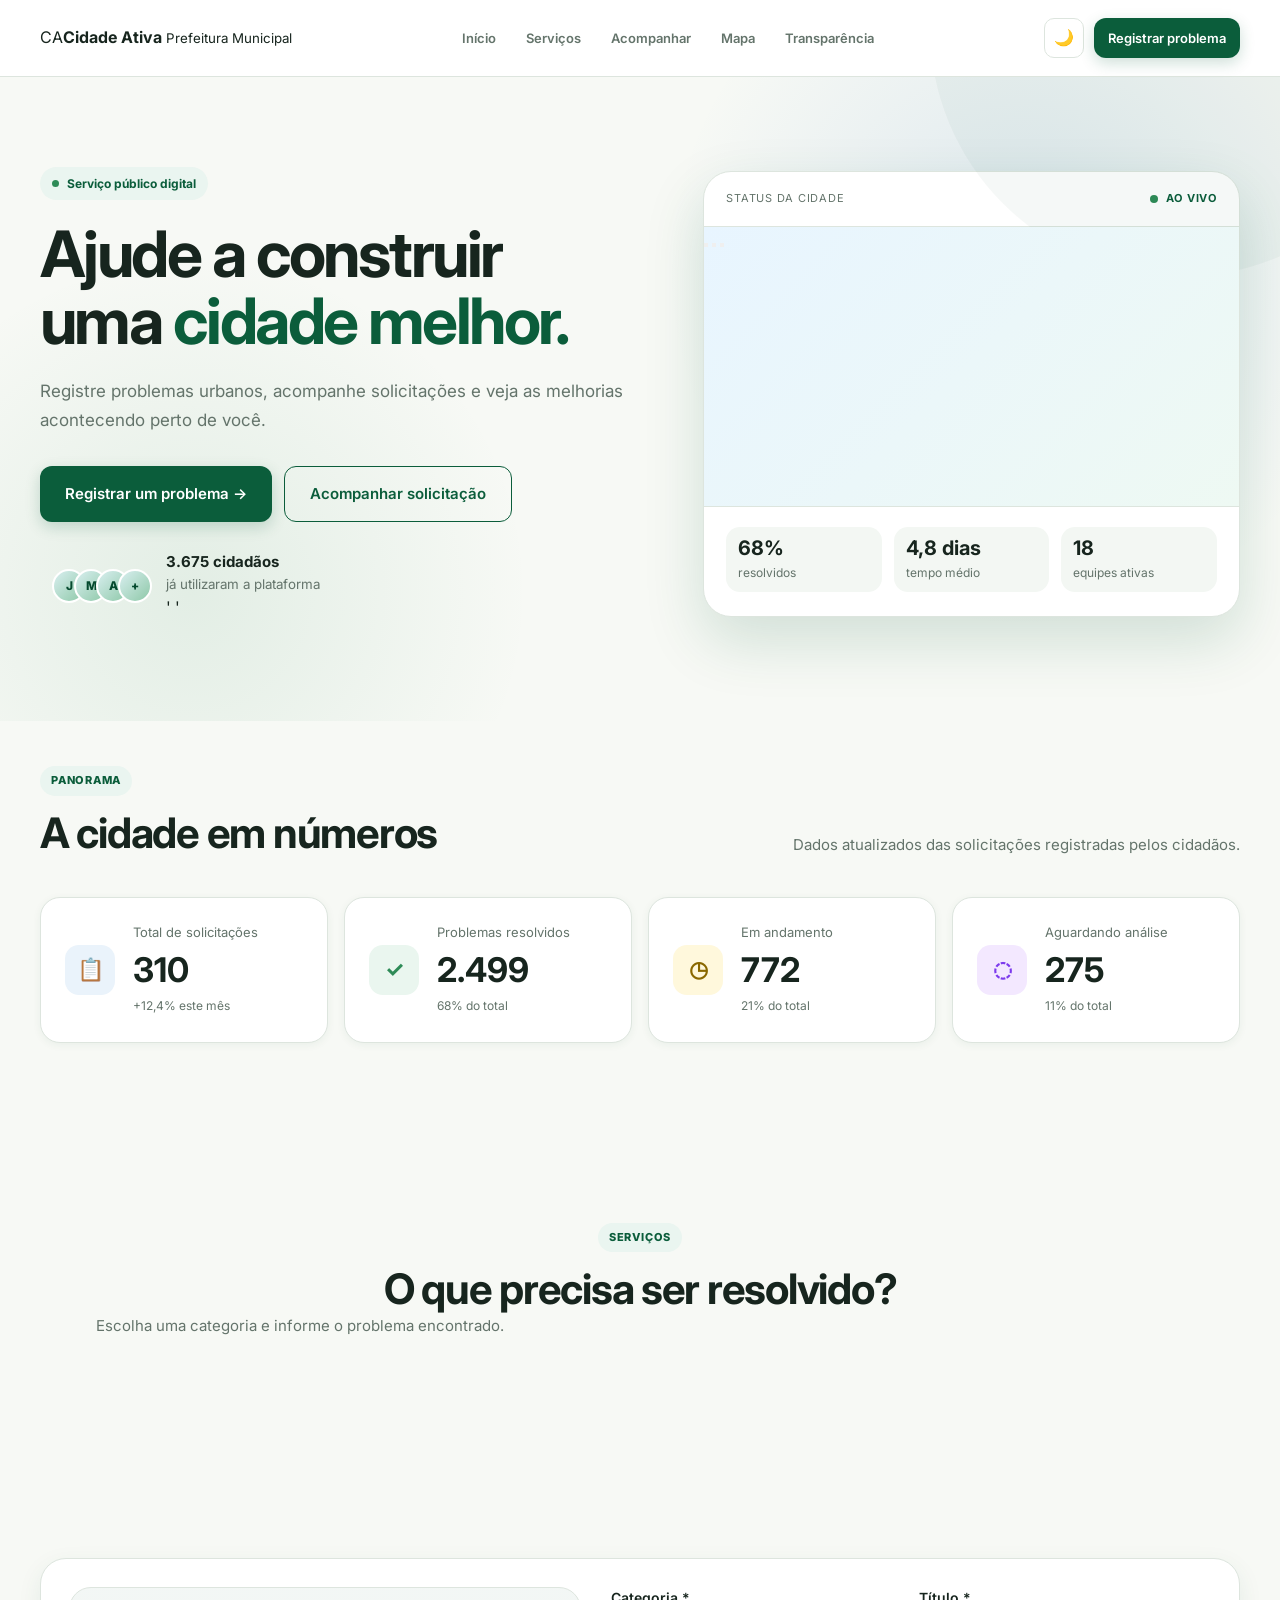
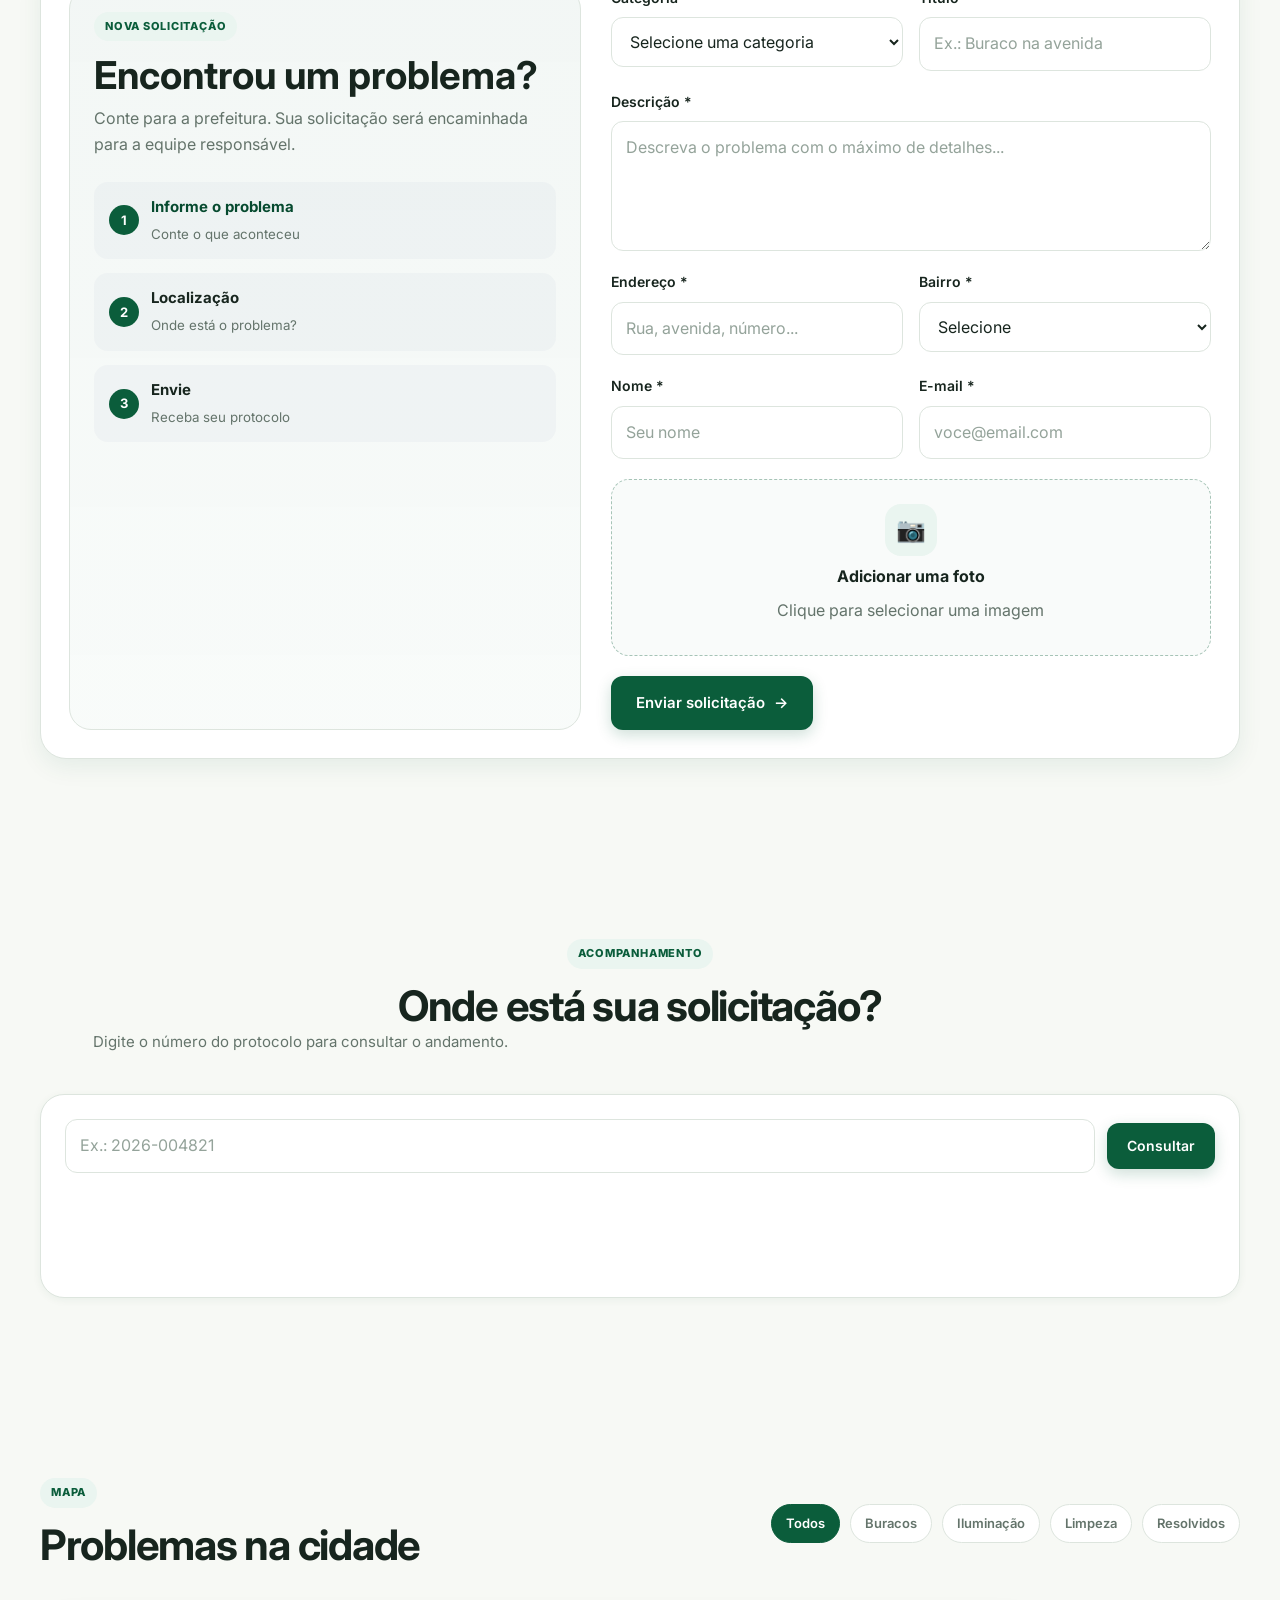
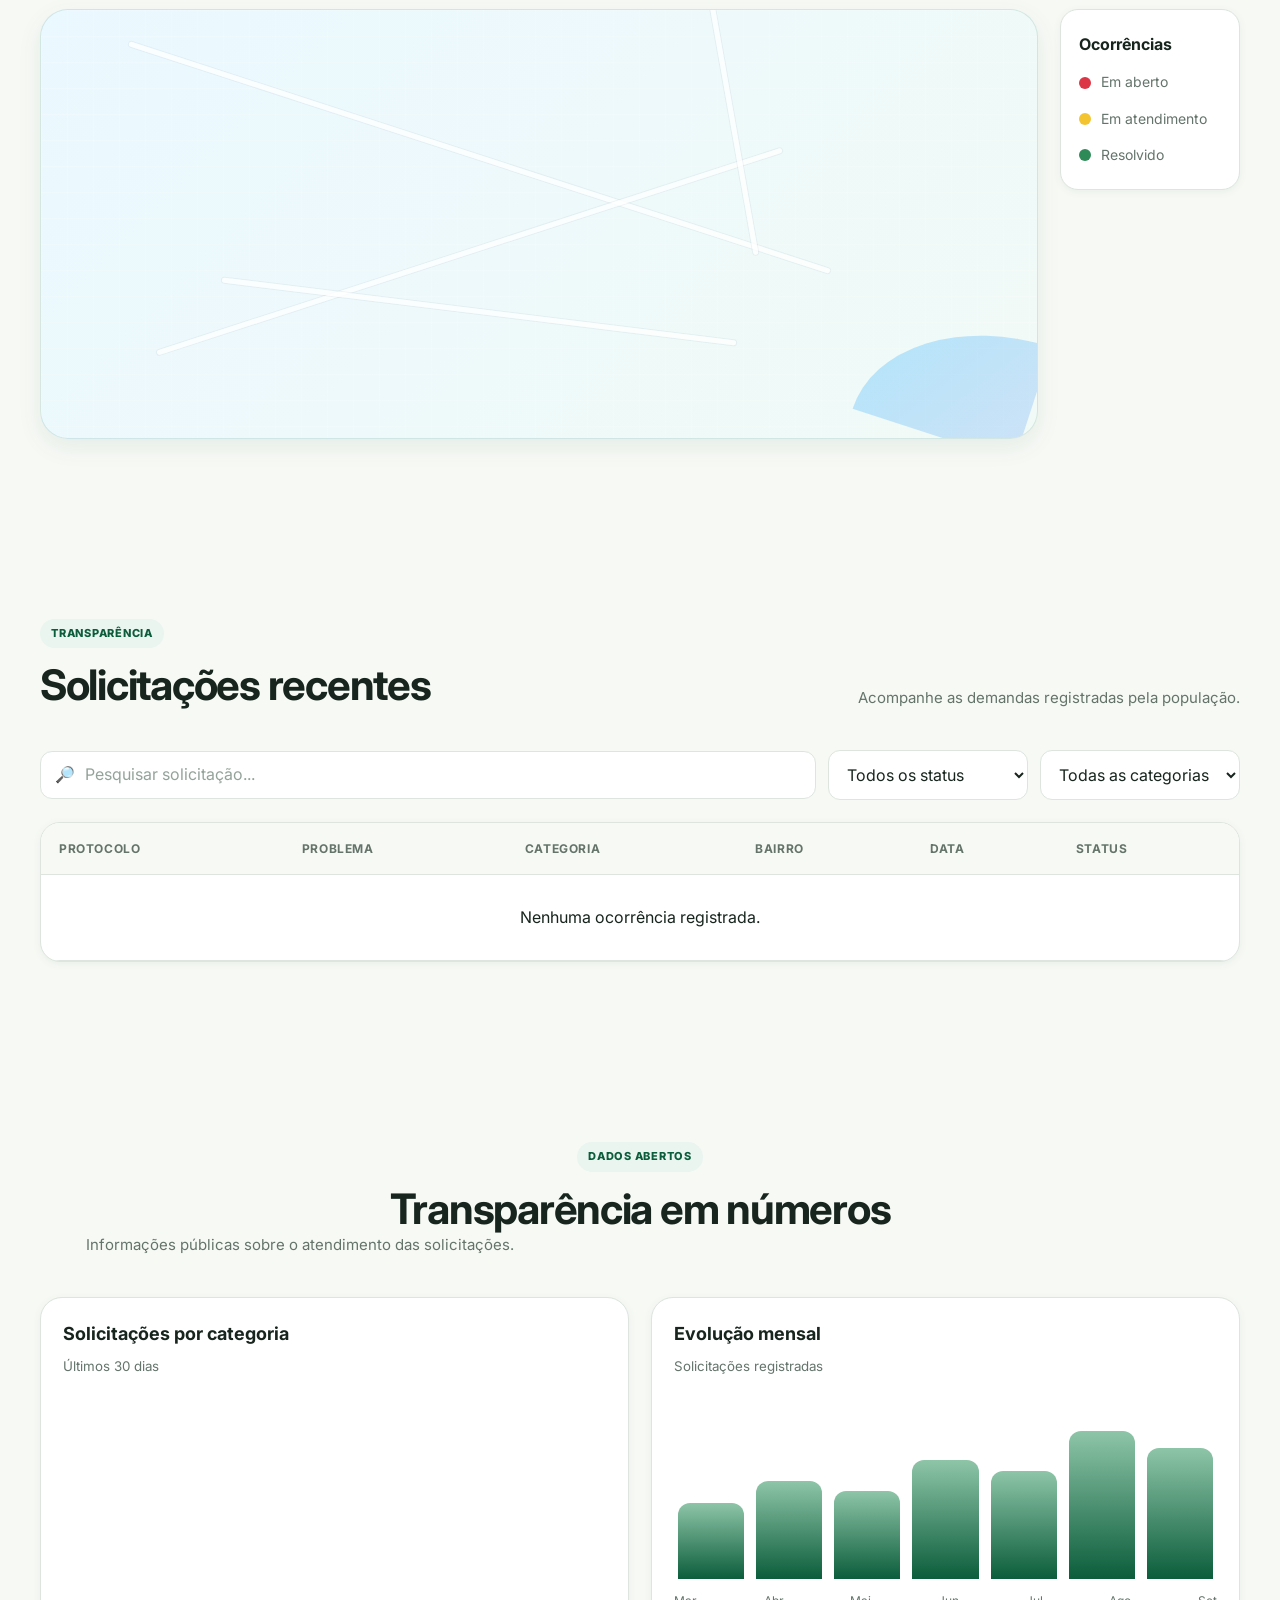
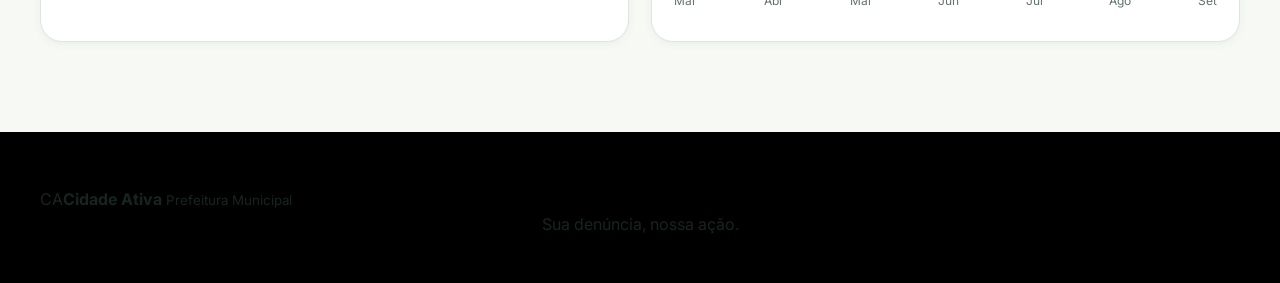
<file: index (1).html>
<!DOCTYPE html>
<html lang="pt">

<head>
    <meta charset="UTF-8">
    <meta name="viewport" content="width=device-width, initial-scale=1.0">
    <meta name="description" content="Cidade Ativa - Plataforma de soluções urbanas">
    <title>Cidade Ativa | Soluções Urbanas</title>

    <link rel="preconnect" href="https://fonts.googleapis.com">
    <link rel="preconnect" href="https://fonts.gstatic.com" crossorigin>
    <link href="https://fonts.googleapis.com/css2?family=Inter:wght@400;500;600;700;800&display=swap" rel="stylesheet">

    <link rel="stylesheet" href="style.css">
</head>

<body>

    <!--cabeçalho-->

    <header class="header">
        <div class="container header-content">

            <a href="#inicio" class="logo">
                <span class="logo-icon">CA</span>
                <div>
                    <strong>Cidade Ativa</strong>
                    <small>Prefeitura Municipal</small>
                </div>
            </a>

            <nav class="nav" id="mainNav">
                <a href="#inicio">Início</a>
                <a href="#categorias">Serviços</a>
                <a href="#acompanhar">Acompanhar</a>
                <a href="#mapa">Mapa</a>
                <a href="#transparencia">Transparência</a>
            </nav>

            <div class="header-actions">
                <button class="theme-btn" id="themeToggle" aria-label="Alternar tema">
                    🌙
                </button>

                <button class="btn btn-primary btn-small" onclick="scrollToSection('registrar')">
                    Registrar problema
                </button>

                <button class="menu-btn" id="menuToggle" aria-label="Abrir menu">
                    ☰
                </button>
            </div>

        </div>
    </header>

    <main>

        <section class="hero" id="inicio">
            <div class="container hero-grid">

                <div class="hero-content">

                    <div class="eyebrow">
                        <span></span>
                        Serviço público digital
                    </div>

                    <h1>
                        Ajude a construir uma
                        <span>cidade melhor.</span>
                    </h1>

                    <p>
                        Registre problemas urbanos, acompanhe solicitações
                        e veja as melhorias acontecendo perto de você.
                    </p>

                    <div class="hero-buttons">
                        <button class="btn btn-primary btn-large" onclick="scrollToSection('registrar')">
                            Registrar um problema →
                        </button>

                        <button class="btn btn-outline btn-large" onclick="scrollToSection('acompanhar')">
                            Acompanhar solicitação
                        </button>
                    </div>

                    <div class="hero-trust">
                        <div class="avatars">
                            <span>J</span>
                            <span>M</span>
                            <span>A</span>
                            <span>+</span>
                        </div>

                        <div>
                            <strong>3.675 cidadãos</strong>
                            <small>já utilizaram a plataforma</small>'
                            '
                        </div>
                    </div>

                </div>

                <div class="hero-visual">

                    <div class="city-card">

                        <div class="city-top">
                            <span>STATUS DA CIDADE</span>
                            <span class="live">
                                <i></i> Ao vivo
                            </span>
                        </div>

                        <div class="city-map">

                            <div class="road road-1"></div>
                            <div class="road road-2"></div>
                            <div class="road road-3"></div>

                            <div class="map-building b1"></div>
                            <div class="map-building b2"></div>
                            <div class="map-building b3"></div>
                            <div class="map-building b4"></div>

                            <button class="map-point point-red" data-location="Buraco na Av. Central"></button>
                            <button class="map-point point-yellow" data-location="Iluminação pública"></button>
                            <button class="map-point point-green" data-location="Limpeza concluída"></button>

                        </div>

                        <div class="city-footer">
                            <div>
                                <strong>68%</strong>
                                <small>resolvidos</small>
                            </div>

                            <div>
                                <strong>4,8 dias</strong>
                                <small>tempo médio</small>
                            </div>

                            <div>
                                <strong>18</strong>
                                <small>equipes ativas</small>
                            </div>
                        </div>

                    </div>

                </div>

            </div>
        </section>


        <!---Indicar--->

        <section class="section indicators-section">
            <div class="container">

                <div class="section-heading">
                    <div>
                        <span class="section-label">PANORAMA</span>
                        <h2>A cidade em números</h2>
                    </div>

                    <p>
                        Dados atualizados das solicitações registradas
                        pelos cidadãos.
                    </p>
                </div>

                <div class="stats-grid">

                    <div class="stat-card">
                        <div class="stat-icon blue">📋</div>
                        <div>
                            <span>Total de solicitações</span>
                            <strong data-stat="total">310</strong>
                            <small>+12,4% este mês</small>
                        </div>
                    </div>

                    <div class="stat-card">
                        <div class="stat-icon green">✓</div>
                        <div>
                            <span>Problemas resolvidos</span>
                            <strong data-stat="resolved">2.499</strong>
                            <small>68% do total</small>
                        </div>
                    </div>

                    <div class="stat-card">
                        <div class="stat-icon orange">◷</div>
                        <div>
                            <span>Em andamento</span>
                            <strong data-stat="progress">772</strong>
                            <small>21% do total</small>
                        </div>
                    </div>

                    <div class="stat-card">
                        <div class="stat-icon purple">◌</div>
                        <div>
                            <span>Aguardando análise</span>
                            <strong data-stat="waiting">275</strong>
                            <small>11% do total</small>
                        </div>
                    </div>

                </div>

            </div>
        </section>


        <!--categorias-->

        <section class="section categories-section" id="categorias">
            <div class="container">

                <div class="section-heading centered">
                    <span class="section-label">SERVIÇOS</span>
                    <h2>O que precisa ser resolvido?</h2>
                    <p>
                        Escolha uma categoria e informe o problema encontrado.
                    </p>
                </div>

                <div class="categories-grid" id="categoriesGrid"></div>

            </div>
        </section>


        <!--opções de registro -->

        <section class="section register-section" id="registrar">
            <div class="container">

                <div class="form-wrapper">

                    <div class="form-intro">

                        <span class="section-label">NOVA SOLICITAÇÃO</span>

                        <h2>Encontrou um problema?</h2>

                        <p>
                            Conte para a prefeitura. Sua solicitação será
                            encaminhada para a equipe responsável.
                        </p>

                        <div class="form-steps">

                            <div class="form-step active">
                                <span>1</span>
                                <div>
                                    <strong>Informe o problema</strong>
                                    <small>Conte o que aconteceu</small>
                                </div>
                            </div>

                            <div class="form-step">
                                <span>2</span>
                                <div>
                                    <strong>Localização</strong>
                                    <small>Onde está o problema?</small>
                                </div>
                            </div>

                            <div class="form-step">
                                <span>3</span>
                                <div>
                                    <strong>Envie</strong>
                                    <small>Receba seu protocolo</small>
                                </div>
                            </div>

                        </div>

                    </div>

                    <form id="reportForm" class="report-form">

                        <div class="form-row">

                            <div class="form-group">
                                <label for="category">Categoria *</label>

                                <select id="category" required>
                                    <option value="">Selecione uma categoria</option>
                                </select>
                            </div>

                            <div class="form-group">
                                <label for="title">Título *</label>
                                <input type="text" id="title" placeholder="Ex.: Buraco na avenida" required>
                            </div>

                        </div>

                        <div class="form-group">
                            <label for="description">Descrição *</label>

                            <textarea id="description" rows="4"
                                placeholder="Descreva o problema com o máximo de detalhes..." required></textarea>
                        </div>

                        <div class="form-row">

                            <div class="form-group">
                                <label for="address">Endereço *</label>
                                <input type="text" id="address" placeholder="Rua, avenida, número..." required>
                            </div>

                            <div class="form-group">
                                <label for="neighborhood">Bairro *</label>

                                <select id="neighborhood" required>
                                    <option value="">Selecione</option>
                                    <option>Centro</option>
                                    <option>Planalto</option>
                                    <option>Nova Esperança</option>
                                    <option>Jardim América</option>
                                    <option>Vila Nova</option>
                                    <option>São José</option>
                                </select>
                            </div>

                        </div>

                        <div class="form-row">

                            <div class="form-group">
                                <label for="name">Nome *</label>
                                <input type="text" id="name" placeholder="Seu nome" required>
                            </div>

                            <div class="form-group">
                                <label for="email">E-mail *</label>
                                <input type="email" id="email" placeholder="voce@email.com" required>
                            </div>

                        </div>

                        <div class="upload-area" id="uploadArea">

                            <input type="file" id="image" accept="image/*" hidden>

                            <div class="upload-icon">📷</div>

                            <strong>Adicionar uma foto</strong>

                            <span>
                                Clique para selecionar uma imagem
                            </span>

                            <small id="fileName"></small>

                        </div>

                        <button class="btn btn-primary btn-large submit-btn" type="submit">
                            Enviar solicitação
                            <span>→</span>
                        </button>

                    </form>

                </div>

            </div>
        </section>


        <!--onde acompanhar --->

        <section class="section tracking-section" id="acompanhar">
            <div class="container">

                <div class="section-heading centered">
                    <span class="section-label">ACOMPANHAMENTO</span>
                    <h2>Onde está sua solicitação?</h2>
                    <p>
                        Digite o número do protocolo para consultar o andamento.
                    </p>
                </div>

                <div class="tracking-box">

                    <div class="tracking-search">

                        <input type="text" id="protocolInput" placeholder="Ex.: 2026-004821">

                        <button class="btn btn-primary" id="searchProtocol">
                            Consultar
                        </button>

                    </div>

                    <div id="trackingResult"></div>

                </div>

            </div>
        </section>


        <!-- possivel mapa -->

        <section class="section map-section" id="mapa">
            <div class="container">

                <div class="section-heading">

                    <div>
                        <span class="section-label">MAPA</span>
                        <h2>Problemas na cidade</h2>
                    </div>

                    <div class="map-filters">
                        <button class="filter-btn active" data-filter="all">Todos</button>
                        <button class="filter-btn" data-filter="Buracos e vias">Buracos</button>
                        <button class="filter-btn" data-filter="Iluminação pública">Iluminação</button>
                        <button class="filter-btn" data-filter="Limpeza urbana">Limpeza</button>
                        <button class="filter-btn" data-filter="resolved">Resolvidos</button>
                    </div>

                </div>

                <div class="map-container">

                    <div class="fake-map" id="fakeMap">

                        <div class="map-grid"></div>

                        <div class="fake-road r1"></div>
                        <div class="fake-road r2"></div>
                        <div class="fake-road r3"></div>
                        <div class="fake-road r4"></div>

                        <div class="map-water"></div>

                        <div id="mapMarkers"></div>

                    </div>

                    <div class="map-legend">

                        <strong>Ocorrências</strong>

                        <span>
                            <i class="legend-dot red"></i>
                            Em aberto
                        </span>

                        <span>
                            <i class="legend-dot yellow"></i>
                            Em atendimento
                        </span>

                        <span>
                            <i class="legend-dot green"></i>
                            Resolvido
                        </span>

                    </div>

                </div>

            </div>
        </section>


        <!--acompanhar solicitações -->

        <section class="section requests-section">
            <div class="container">

                <div class="section-heading">
                    <div>
                        <span class="section-label">TRANSPARÊNCIA</span>
                        <h2>Solicitações recentes</h2>
                    </div>

                    <p>
                        Acompanhe as demandas registradas pela população.
                    </p>
                </div>

                <div class="requests-toolbar">

                    <div class="search-box">
                        🔎
                        <input type="text" id="requestSearch" placeholder="Pesquisar solicitação...">
                    </div>

                    <select id="statusFilter">
                        <option value="all">Todos os status</option>
                        <option value="Resolvido">Resolvidos</option>
                        <option value="Em atendimento">Em atendimento</option>
                        <option value="Em análise">Em análise</option>
                        <option value="Aguardando">Aguardando</option>
                    </select>

                    <select id="categoryFilter">
                        <option value="all">Todas as categorias</option>
                    </select>

                </div>

                <div class="requests-table-wrapper">

                    <table class="requests-table">

                        <thead>
                            <tr>
                                <th>Protocolo</th>
                                <th>Problema</th>
                                <th>Categoria</th>
                                <th>Bairro</th>
                                <th>Data</th>
                                <th>Status</th>
                            </tr>
                        </thead>

                        <tbody id="requestsTable"></tbody>

                    </table>

                </div>

            </div>
        </section>


        <!--transparencia ao publico-->

        <section class="section transparency-section" id="transparencia">

            <div class="container">

                <div class="section-heading centered">
                    <span class="section-label">DADOS ABERTOS</span>
                    <h2>Transparência em números</h2>
                    <p>
                        Informações públicas sobre o atendimento das solicitações.
                    </p>
                </div>

                <div class="charts-grid">

                    <div class="chart-card">

                        <div class="chart-header">
                            <div>
                                <strong>Solicitações por categoria</strong>
                                <small>Últimos 30 dias</small>
                            </div>
                        </div>

                        <div class="bars" id="categoryChart"></div>

                    </div>

                    <div class="chart-card">

                        <div class="chart-header">
                            <div>
                                <strong>Evolução mensal</strong>
                                <small>Solicitações registradas</small>
                            </div>
                        </div>

                        <div class="line-chart">

                            <div class="line-bars">
                                <span style="height: 45%"></span>
                                <span style="height: 58%"></span>
                                <span style="height: 52%"></span>
                                <span style="height: 71%"></span>
                                <span style="height: 64%"></span>
                                <span style="height: 88%"></span>
                                <span style="height: 78%"></span>
                            </div>

                            <div class="chart-labels">
                                <span>Mar</span>
                                <span>Abr</span>
                                <span>Mai</span>
                                <span>Jun</span>
                                <span>Jul</span>
                                <span>Ago</span>
                                <span>Set</span>
                            </div>

                        </div>

                    </div>

                </div>

            </div>

        </section>

    </main>


    <!--rodape-->

    <footer class="footer">

        <div class="container footer-grid">

            <div class="footer-brand">

                <div class="logo">
                    <span class="logo-icon">CA</span>

                    <div>
                        <strong>Cidade Ativa</strong>
                        <small>Prefeitura Municipal</small>
                    </div>
                </div>

                <p>
                    Sua denúncia, nossa ação.

                    <script src="script.js"></script>

</body>

</html>
</file>
<file: style.css>
:root {

  --primary: #0B5D3B;
  --primary-dark: #064A2F;
  --primary-light: #EAF5F0;

  --secondary: #2E8B57;
  --secondary-dark: #236B45;
  --secondary-light: #EAF6EF;

  --accent: #F4C430;
  --accent-light: #FFF8DC;

  --danger: #DC3545;
  --danger-light: #FDEBED;

  --warning: #F4C430;
  --warning-light: #FFF8DC;

  --info: #1E6BB8;
  --info-light: #EAF3FB;

  --success: #2E8B57;
  --success-light: #EAF6EF;

  --white: #FFFFFF;
  --black: #111827;

  --gray-50: #F7F9F5;
  --gray-100: #F0F3EE;
  --gray-200: #DDE5DE;
  --gray-300: #C5D0C7;
  --gray-400: #94A39A;
  --gray-500: #64746B;
  --gray-600: #4A5A51;
  --gray-700: #34443B;
  --gray-800: #24352C;
  --gray-900: #10251B;

  --background: #F7F9F5;
  --surface: #FFFFFF;
  --surface-hover: #F3F7F3;

  --text: #17251E;
  --text-secondary: #64746B;
  --text-light: #94A39A;

  --border: #DDE5DE;

  --shadow-xs: 0 1px 2px rgba(11, 93, 59, 0.04);
  --shadow-sm: 0 2px 8px rgba(11, 93, 59, 0.06);
  --shadow-md: 0 8px 24px rgba(11, 93, 59, 0.08);
  --shadow-lg: 0 16px 40px rgba(11, 93, 59, 0.12);
  --shadow-xl: 0 24px 60px rgba(11, 93, 59, 0.16);

  --radius-sm: 8px;
  --radius-md: 12px;
  --radius-lg: 18px;
  --radius-xl: 24px;
  --radius-full: 999px;

  --container: 1200px;

  --transition-fast: 0.15s ease;
  --transition: 0.25s ease;
  --transition-slow: 0.4s ease;
}


/* =========================
   MODO ESCURO
========================= */

body.dark-mode {

  --background: #0B1711;
  --surface: #102019;
  --surface-hover: #172A20;

  --text: #F5F8F5;
  --text-secondary: #A8B8AE;
  --text-light: #718277;

  --border: #294136;

  --gray-50: #102019;
  --gray-100: #172A20;
  --gray-200: #294136;
  --gray-300: #3A5145;
  --gray-400: #64746B;
  --gray-500: #84958B;
  --gray-600: #A8B8AE;
  --gray-700: #C4D0C8;
  --gray-800: #E0E8E3;
  --gray-900: #F5F8F5;

  --shadow-sm: 0 2px 8px rgba(0, 0, 0, 0.25);
  --shadow-md: 0 8px 24px rgba(0, 0, 0, 0.30);
  --shadow-lg: 0 16px 40px rgba(0, 0, 0, 0.35);
  --shadow-xl: 0 24px 60px rgba(0, 0, 0, 0.45);
}


/* =========================
   RESET
========================= */

* {
  margin: 0;
  padding: 0;
  box-sizing: border-box;
}

html {
  scroll-behavior: smooth;
  scroll-padding-top: 90px;
}

body {
  font-family: Inter, -apple-system, BlinkMacSystemFont, "Segoe UI",
    Roboto, Helvetica, Arial, sans-serif;
  background: var(--background);
  color: var(--text);
  line-height: 1.6;
  min-height: 100vh;
  transition:
    background-color var(--transition),
    color var(--transition);
}

body.no-scroll {
  overflow: hidden;
}

img {
  max-width: 100%;
  display: block;
}

button,
input,
select,
textarea {
  font: inherit;
}

button {
  cursor: pointer;
}

a {
  color: inherit;
  text-decoration: none;
}

ul {
  list-style: none;
}

.container {
  width: min(100% - 40px, var(--container));
  margin-inline: auto;
}

.section {
  padding: 90px 0;
}

.section-sm {
  padding: 60px 0;
}

.text-center {
  text-align: center;
}

.hidden {
  display: none !important;
}


/* =========================
   BOTÕES
========================= */

.btn {
  border: 0;
  border-radius: var(--radius-md);
  padding: 12px 20px;
  display: inline-flex;
  align-items: center;
  justify-content: center;
  gap: 9px;
  font-weight: 600;
  font-size: 14px;
  transition:
    transform var(--transition),
    background-color var(--transition),
    color var(--transition),
    box-shadow var(--transition);
  white-space: nowrap;
}

.btn:hover {
  transform: translateY(-2px);
}

.btn:active {
  transform: translateY(0);
}

.btn:focus-visible {
  outline: 3px solid rgba(11, 93, 59, 0.25);
  outline-offset: 3px;
}

.btn-primary {
  color: var(--white);
  background: var(--primary);
  box-shadow: 0 5px 15px rgba(11, 93, 59, 0.20);
}

.btn-primary:hover {
  background: var(--primary-dark);
  box-shadow: 0 8px 20px rgba(11, 93, 59, 0.28);
}

.btn-secondary {
  color: var(--white);
  background: var(--secondary);
}

.btn-secondary:hover {
  background: var(--secondary-dark);
}

.btn-outline {
  color: var(--primary);
  background: transparent;
  border: 1px solid var(--primary);
}

.btn-outline:hover {
  color: var(--white);
  background: var(--primary);
}

.btn-ghost {
  background: transparent;
  color: var(--text);
}

.btn-ghost:hover {
  background: var(--gray-100);
}

.btn-danger {
  color: var(--white);
  background: var(--danger);
}

.btn-small {
  padding: 10px 14px;
  font-size: 13px;
}

.btn-large {
  padding: 15px 25px;
  font-size: 15px;
}

.btn-block {
  width: 100%;
}


/* =========================
   HEADER
========================= */

.header {
  position: sticky;
  top: 0;
  z-index: 1000;
  background: rgba(255, 255, 255, 0.96);
  border-bottom: 1px solid var(--border);
  backdrop-filter: blur(16px);
  transition:
    box-shadow var(--transition),
    background-color var(--transition);
}

body.dark-mode .header {
  background: rgba(16, 32, 25, 0.96);
}

.header-content {
  min-height: 76px;
  display: flex;
  align-items: center;
  justify-content: space-between;
  gap: 24px;
  position: relative;
}


/* =========================
   LOGO CIDADE ATIVA
========================= */

.logo {
  display: flex;
  align-items: center;
  text-decoration: none;
  color: inherit;
  flex-shrink: 0;
}

.logo-image {
  width: 185px;
  height: 68px;
  object-fit: contain;
  object-position: center;
  display: block;
  transition: transform var(--transition);
}

.logo:hover .logo-image {
  transform: scale(1.02);
}


/* =========================
   NAVEGAÇÃO
========================= */

.nav {
  display: flex;
  align-items: center;
  gap: 6px;
  flex-wrap: wrap;
}

.nav a {
  position: relative;
  padding: 9px 12px;
  border-radius: 8px;
  color: var(--text-secondary);
  font-size: 13px;
  font-weight: 600;
  transition:
    color var(--transition),
    background-color var(--transition);
}

.nav a:hover,
.nav a.active {
  color: var(--primary);
  background: var(--primary-light);
}

.header-actions {
  display: flex;
  align-items: center;
  gap: 10px;
}

.theme-btn,
.menu-btn {
  width: 40px;
  height: 40px;
  border: 1px solid var(--border);
  border-radius: 10px;
  background: var(--surface);
  color: var(--text);
  display: flex;
  align-items: center;
  justify-content: center;
  transition: var(--transition);
}

.theme-btn:hover,
.menu-btn:hover {
  color: var(--primary);
  border-color: var(--primary);
}

body.dark-mode .theme-btn,
body.dark-mode .menu-btn {
  color: #F4C430;
  background: #172A20;
}

.menu-btn {
  display: none;
}


/* =========================
   HERO
========================= */

.hero {
  position: relative;
  overflow: hidden;
  padding: 90px 0 100px;
  background:
    radial-gradient(
      circle at 80% 30%,
      rgba(30, 107, 184, 0.12),
      transparent 32%
    ),
    radial-gradient(
      circle at 15% 80%,
      rgba(46, 139, 87, 0.10),
      transparent 28%
    ),
    var(--background);
}

.hero::before {
  content: "";
  position: absolute;
  width: 500px;
  height: 500px;
  top: -300px;
  right: -150px;
  border-radius: 50%;
  background: rgba(11, 93, 59, 0.04);
}

.hero-grid {
  display: grid;
  grid-template-columns: 1.05fr 0.95fr;
  gap: 70px;
  align-items: center;
}

.hero-content {
  position: relative;
  z-index: 2;
}

.eyebrow {
  width: fit-content;
  display: inline-flex;
  align-items: center;
  gap: 8px;
  padding: 7px 12px;
  border-radius: var(--radius-full);
  background: var(--primary-light);
  color: var(--primary);
  font-size: 12px;
  font-weight: 700;
  margin-bottom: 20px;
}

.eyebrow span {
  width: 7px;
  height: 7px;
  border-radius: 50%;
  background: var(--secondary);
  display: inline-block;
}

.hero h1 {
  max-width: 700px;
  font-size: clamp(38px, 5vw, 64px);
  line-height: 1.05;
  letter-spacing: -0.04em;
  margin-bottom: 22px;
  color: var(--text);
}

.hero h1 span {
  color: var(--primary);
}

.hero-content p {
  max-width: 610px;
  color: var(--text-secondary);
  font-size: 17px;
  line-height: 1.75;
  margin-bottom: 30px;
}

.hero-buttons {
  display: flex;
  flex-wrap: wrap;
  gap: 12px;
}

.hero-trust {
  display: flex;
  align-items: center;
  gap: 14px;
  margin-top: 28px;
}

.avatars {
  display: flex;
  align-items: center;
  padding-left: 12px;
}

.avatars span {
  width: 34px;
  height: 34px;
  margin-left: -12px;
  border-radius: 50%;
  border: 2px solid var(--surface);
  display: flex;
  align-items: center;
  justify-content: center;
  background: linear-gradient(135deg, #D9EFF0, #8EC8A8);
  color: var(--primary-dark);
  font-size: 12px;
  font-weight: 800;
}

.avatars span:first-child {
  margin-left: 0;
}

.hero-trust strong {
  display: block;
  font-size: 15px;
  color: var(--text);
}

.hero-trust small {
  display: block;
  color: var(--text-secondary);
}


/* =========================
   CARD DA CIDADE
========================= */

.city-card {
  background: var(--surface);
  border: 1px solid var(--border);
  border-radius: 28px;
  box-shadow: var(--shadow-xl);
  overflow: hidden;
}

.city-top {
  display: flex;
  align-items: center;
  justify-content: space-between;
  padding: 18px 22px;
  font-size: 11px;
  letter-spacing: 0.07em;
  text-transform: uppercase;
  color: var(--text-secondary);
  border-bottom: 1px solid var(--border);
}

.live {
  display: inline-flex;
  align-items: center;
  gap: 8px;
  color: var(--primary);
  font-weight: 700;
}

.live i {
  width: 8px;
  height: 8px;
  border-radius: 50%;
  background: var(--secondary);
  display: inline-block;
}


/* =========================
   MAPA SUPERIOR
========================= */

.city-map {
  position: relative;
  min-height: 280px;
  background: linear-gradient(135deg, #E8F5FF, #EEF9F3);
  border-bottom: 1px solid var(--border);
  overflow: hidden;
}

body.dark-mode .city-map {
  background: linear-gradient(135deg, #10263A, #10291F);
}

#cityMap {
  width: 100%;
  height: 280px;
  border-radius: 0;
  overflow: hidden;
}

#cityMap .leaflet-control-zoom {
  display: none;
}

#cityMap .leaflet-control-attribution {
  font-size: 8px;
}

body.dark-mode #cityMap {
  filter: brightness(0.82) saturate(0.9);
}


/* =========================
   RODAPÉ DO MAPA
========================= */

.city-footer {
  display: grid;
  grid-template-columns: repeat(3, 1fr);
  gap: 12px;
  padding: 20px 22px 24px;
}

.city-footer div {
  display: flex;
  flex-direction: column;
  gap: 4px;
  padding: 10px 12px;
  background: var(--surface-hover);
  border-radius: 14px;
}

.city-footer strong {
  font-size: 20px;
  color: var(--text);
  line-height: 1.1;
}

.city-footer small {
  font-size: 12px;
  color: var(--text-secondary);
}


/* =========================
   SEÇÕES
========================= */

.section-heading {
  display: flex;
  align-items: end;
  justify-content: space-between;
  gap: 24px;
  margin-bottom: 40px;
}

.section-heading.centered {
  display: block;
  text-align: center;
  margin-bottom: 40px;
}

.section-heading p {
  max-width: 520px;
  color: var(--text-secondary);
  font-size: 15px;
}

.section-label {
  display: inline-flex;
  padding: 6px 11px;
  border-radius: var(--radius-full);
  background: var(--primary-light);
  color: var(--primary);
  font-size: 11px;
  font-weight: 800;
  text-transform: uppercase;
  letter-spacing: 0.07em;
  margin-bottom: 13px;
}

.section-heading h2 {
  font-size: clamp(28px, 4vw, 42px);
  line-height: 1.15;
  letter-spacing: -0.03em;
}


/* =========================
   INDICADORES
========================= */

.indicators-section {
  margin-top: -45px;
  position: relative;
  z-index: 5;
}

.stats-grid {
  display: grid;
  grid-template-columns: repeat(4, minmax(0, 1fr));
  gap: 16px;
}

.stat-card {
  display: flex;
  align-items: center;
  gap: 18px;
  padding: 24px;
  border: 1px solid var(--border);
  border-radius: 20px;
  background: var(--surface);
  box-shadow: var(--shadow-sm);
}

.stat-icon {
  width: 50px;
  height: 50px;
  border-radius: 14px;
  display: flex;
  align-items: center;
  justify-content: center;
  font-size: 22px;
  font-weight: 700;
  background: var(--primary-light);
  color: var(--primary);
}

.stat-icon.blue {
  background: var(--info-light);
  color: var(--info);
}

.stat-icon.green {
  background: var(--success-light);
  color: var(--success);
}

.stat-icon.orange {
  background: var(--warning-light);
  color: #8A6800;
}

.stat-icon.purple {
  background: #F3E8FF;
  color: #7C3AED;
}

body.dark-mode .stat-icon {
  background: #172A20;
}

body.dark-mode .stat-icon.blue {
  background: rgba(30, 107, 184, 0.20);
  color: #7CC4FF;
}

body.dark-mode .stat-icon.green {
  background: rgba(46, 139, 87, 0.20);
  color: #70D49B;
}

body.dark-mode .stat-icon.orange {
  background: rgba(244, 196, 48, 0.18);
  color: #FFD966;
}

body.dark-mode .stat-icon.purple {
  background: rgba(124, 58, 237, 0.18);
  color: #C9A7FF;
}

.stat-card span {
  display: block;
  font-size: 13px;
  color: var(--text-secondary);
  margin-bottom: 8px;
}

.stat-card strong {
  display: block;
  font-size: clamp(26px, 3vw, 34px);
  line-height: 1.1;
  margin-bottom: 4px;
}

.stat-card small {
  color: var(--text-secondary);
  font-size: 12px;
}


/* =========================
   CATEGORIAS
========================= */

.categories-grid {
  display: grid;
  grid-template-columns: repeat(4, minmax(0, 1fr));
  gap: 20px;
}

.category-card {
  background: var(--surface);
  border: 1px solid var(--border);
  border-radius: 22px;
  padding: 22px;
  box-shadow: var(--shadow-sm);
  transition:
    transform var(--transition),
    box-shadow var(--transition),
    border-color var(--transition);
}

.category-card:hover {
  transform: translateY(-3px);
  box-shadow: var(--shadow-md);
  border-color: rgba(11, 93, 59, 0.28);
}

.category-card .icon {
  width: 52px;
  height: 52px;
  border-radius: 14px;
  display: flex;
  align-items: center;
  justify-content: center;
  font-size: 24px;
  margin-bottom: 16px;
  background: var(--primary-light);
  color: var(--primary);
}

.category-card h3 {
  font-size: 18px;
  margin-bottom: 8px;
}

.category-card p {
  color: var(--text-secondary);
  font-size: 14px;
  margin-bottom: 16px;
}

.category-card a {
  color: var(--primary);
  font-weight: 700;
}


/* =========================
   FORMULÁRIO
========================= */

.form-wrapper {
  display: grid;
  grid-template-columns: 0.92fr 1.08fr;
  gap: 30px;
  background: var(--surface);
  border: 1px solid var(--border);
  border-radius: 26px;
  padding: 28px;
  box-shadow: var(--shadow-md);
}

.form-intro {
  background: linear-gradient(
    180deg,
    rgba(11, 93, 59, 0.05),
    rgba(46, 139, 87, 0.03)
  );
  border: 1px solid var(--border);
  border-radius: 22px;
  padding: 24px;
}

.form-intro h2 {
  font-size: clamp(28px, 3vw, 40px);
  line-height: 1.1;
  margin-bottom: 10px;
}

.form-intro p {
  color: var(--text-secondary);
  margin-bottom: 24px;
}

.form-steps {
  display: flex;
  flex-direction: column;
  gap: 14px;
}

.form-step {
  display: flex;
  align-items: center;
  gap: 12px;
  padding: 12px 14px;
  border-radius: 14px;
  background: rgba(148, 163, 184, 0.08);
  border: 1px solid transparent;
}

.form-step.active {
  background: rgba(148, 163, 184, 0.08);
  border-color: transparent;
}

.form-step.active strong {
  color: var(--white);
}

.form-step.active small {
  color: var(--text-secondary);
}
/* Corrige a legibilidade da etapa ativa */
.form-step.active strong {
  color: var(--primary-dark);
}

.form-step.active small {
  color: var(--text-secondary);
}

.form-step span {
  width: 30px;
  height: 30px;
  border-radius: 50%;
  background: var(--primary);
  color: var(--white);
  display: flex;
  align-items: center;
  justify-content: center;
  font-weight: 700;
  font-size: 13px;
}

.form-step strong {
  display: block;
  font-size: 15px;
  margin-bottom: 2px;
}

.form-step small {
  color: var(--text-secondary);
}

.report-form {
  display: flex;
  flex-direction: column;
  gap: 20px;
}

.form-row {
  display: grid;
  grid-template-columns: repeat(2, minmax(0, 1fr));
  gap: 16px;
}

.form-group {
  display: flex;
  flex-direction: column;
  gap: 8px;
}

label {
  font-weight: 600;
  font-size: 14px;
  color: var(--text);
}

input,
select,
textarea {
  width: 100%;
  border: 1px solid var(--border);
  border-radius: 12px;
  background: var(--surface);
  color: var(--text);
  padding: 13px 14px;
  transition:
    border-color var(--transition),
    box-shadow var(--transition),
    background-color var(--transition);
}

input::placeholder,
textarea::placeholder {
  color: var(--text-light);
}

input:focus,
select:focus,
textarea:focus {
  outline: none;
  border-color: var(--primary);
  box-shadow: 0 0 0 4px rgba(11, 93, 59, 0.10);
}

body.dark-mode input,
body.dark-mode select,
body.dark-mode textarea {
  color-scheme: dark;
}

textarea {
  resize: vertical;
  min-height: 110px;
}

/* Dark Mode */
body.dark-mode .form-step.active strong {
    color: #ffffff;
}

/* =========================
   UPLOAD DE FOTOS
========================= */

.upload-area {
  border: 1.5px dashed rgba(11, 93, 59, 0.35);
  border-radius: 18px;
  background: rgba(11, 93, 59, 0.025);
  padding: 24px 18px;
  display: flex;
  flex-direction: column;
  align-items: center;
  justify-content: center;
  gap: 8px;
  text-align: center;
  color: var(--text-secondary);
  cursor: pointer;
  transition:
    background-color var(--transition),
    border-color var(--transition);
}

.upload-area:hover {
  background: var(--primary-light);
  border-color: var(--primary);
}

body.dark-mode .upload-area {
  background: rgba(46, 139, 87, 0.06);
  border-color: rgba(112, 212, 155, 0.35);
}

body.dark-mode .upload-area:hover {
  background: rgba(46, 139, 87, 0.12);
}

.upload-icon {
  width: 52px;
  height: 52px;
  border-radius: 16px;
  display: flex;
  align-items: center;
  justify-content: center;
  background: var(--primary-light);
  color: var(--primary);
  font-size: 24px;
}

body.dark-mode .upload-icon {
  background: #19372A;
  color: #70D49B;
}

.upload-area strong {
  color: var(--text);
  font-size: 16px;
}

#fileName {
  font-weight: 600;
  color: var(--primary);
}

.image-preview {
  width: 100%;
  margin-top: 15px;
}

.image-preview img {
  display: block;
  width: 100%;
  max-width: 360px;
  max-height: 240px;
  object-fit: cover;
  margin: 0 auto;
  border-radius: 12px;
  border: 1px solid var(--border);
}

.submit-btn {
  width: fit-content;
  align-self: flex-start;
}


/* =========================
   ACOMPANHAMENTO
========================= */

.tracking-box {
  background: var(--surface);
  border: 1px solid var(--border);
  border-radius: 24px;
  box-shadow: var(--shadow-sm);
  padding: 24px;
}

.tracking-search {
  display: flex;
  align-items: center;
  gap: 12px;
  flex-wrap: wrap;
}

.tracking-search input {
  flex: 1 1 280px;
  min-width: 0;
}

#trackingResult {
  margin-top: 20px;
  min-height: 80px;
}

.tracking-result-card {
  background: var(--gray-50);
  border: 1px solid var(--border);
  border-radius: 18px;
  padding: 18px;
  display: flex;
  flex-direction: column;
  gap: 10px;
}

.tracking-result-card header {
  display: flex;
  align-items: center;
  justify-content: space-between;
  gap: 12px;
  flex-wrap: wrap;
}

.ticket-id {
  font-weight: 800;
  color: var(--primary);
}

.ticket-status {
  display: inline-flex;
  align-items: center;
  padding: 6px 10px;
  border-radius: 999px;
  font-size: 12px;
  font-weight: 700;
  background: var(--warning-light);
  color: #8A6800;
}

.ticket-status.resolvido {
  background: var(--success-light);
  color: var(--success);
}

.ticket-status.andamento {
  background: var(--info-light);
  color: var(--info);
}


/* =========================
   MAPA INFERIOR
========================= */

.map-section .section-heading {
  align-items: center;
}

.map-filters {
  display: flex;
  flex-wrap: wrap;
  gap: 10px;
  justify-content: flex-end;
}

.filter-btn {
  border: 1px solid var(--border);
  background: var(--surface);
  color: var(--text-secondary);
  border-radius: 999px;
  padding: 8px 14px;
  font-size: 13px;
  font-weight: 600;
  transition: var(--transition);
}

.filter-btn:hover {
  border-color: var(--primary);
  color: var(--primary);
}

.filter-btn.active {
  background: var(--primary);
  color: var(--white);
  border-color: var(--primary);
}

.map-container {
  display: grid;
  grid-template-columns: minmax(0, 1.4fr) 180px;
  gap: 22px;
  align-items: start;
}

.fake-map {
  position: relative;
  min-height: 430px;
  border-radius: 28px;
  background: linear-gradient(135deg, #EAF8FF, #F1FAF6);
  border: 1px solid rgba(11, 93, 59, 0.12);
  overflow: hidden;
  box-shadow: var(--shadow-md);
}

body.dark-mode .fake-map {
  background: linear-gradient(135deg, #10263A, #10291F);
}

.fake-map .map-grid {
  position: absolute;
  inset: 0;
  background-image:
    linear-gradient(
      rgba(255, 255, 255, 0.3) 1px,
      transparent 1px
    ),
    linear-gradient(
      90deg,
      rgba(255, 255, 255, 0.3) 1px,
      transparent 1px
    );
  background-size: 26px 26px;
  opacity: 0.6;
}

.fake-road {
  position: absolute;
  height: 5px;
  border-radius: 999px;
  background: rgba(255, 255, 255, 0.8);
  box-shadow: 0 0 0 1px rgba(100, 116, 139, 0.08);
}

.r1 {
  width: 74%;
  top: 34%;
  left: 7%;
  transform: rotate(18deg);
}

.r2 {
  width: 66%;
  top: 56%;
  left: 10%;
  transform: rotate(-18deg);
}

.r3 {
  width: 52%;
  top: 70%;
  left: 18%;
  transform: rotate(7deg);
}

.r4 {
  width: 32%;
  top: 20%;
  left: 53%;
  transform: rotate(80deg);
}

.map-water {
  position: absolute;
  width: 170px;
  height: 120px;
  right: 0;
  bottom: 0;
  background: linear-gradient(
    125deg,
    rgba(125, 211, 252, 0.55),
    rgba(59, 130, 246, 0.2)
  );
  border-radius: 100% 0 0 0;
  transform: rotate(18deg);
}

.map-marker {
  position: absolute;
  width: 18px;
  height: 18px;
  border-radius: 50%;
  box-shadow: 0 0 0 6px rgba(255, 255, 255, 0.18);
}

.map-marker.red {
  background: var(--danger);
}

.map-marker.yellow {
  background: var(--warning);
}

.map-marker.green {
  background: var(--secondary);
}

.map-marker.m1 {
  top: 30%;
  left: 42%;
}

.map-marker.m2 {
  top: 46%;
  left: 60%;
}

.map-marker.m3 {
  top: 64%;
  left: 52%;
}

.map-marker.m4 {
  top: 52%;
  left: 28%;
}

.map-legend {
  display: flex;
  flex-direction: column;
  gap: 14px;
  padding: 22px 18px;
  background: var(--surface);
  border: 1px solid var(--border);
  border-radius: 18px;
  box-shadow: var(--shadow-sm);
}

.map-legend strong {
  font-size: 16px;
}

.map-legend span {
  display: inline-flex;
  align-items: center;
  gap: 10px;
  color: var(--text-secondary);
  font-size: 14px;
}

.legend-dot {
  width: 12px;
  height: 12px;
  border-radius: 50%;
  display: inline-block;
}

.legend-dot.red {
  background: var(--danger);
}

.legend-dot.yellow {
  background: var(--warning);
}

.legend-dot.green {
  background: var(--secondary);
}


/* =========================
   TABELA
========================= */

.requests-toolbar {
  display: flex;
  align-items: center;
  gap: 12px;
  flex-wrap: wrap;
  margin-bottom: 22px;
}

.search-box {
  flex: 1 1 280px;
  display: flex;
  align-items: center;
  gap: 10px;
  padding: 0 14px;
  background: var(--surface);
  border: 1px solid var(--border);
  border-radius: 12px;
  min-height: 46px;
}

.search-box input {
  border: none;
  background: transparent;
  box-shadow: none;
  padding: 0;
  min-height: 46px;
}

.requests-toolbar select {
  flex: 0 0 200px;
  min-height: 46px;
}

.requests-table-wrapper {
  overflow-x: auto;
  border: 1px solid var(--border);
  border-radius: 20px;
  background: var(--surface);
  box-shadow: var(--shadow-sm);
}

.requests-table {
  width: 100%;
  border-collapse: collapse;
  min-width: 760px;
}

.requests-table th,
.requests-table td {
  padding: 16px 18px;
  border-bottom: 1px solid var(--border);
  text-align: left;
  vertical-align: middle;
}

.requests-table th {
  background: var(--gray-50);
  color: var(--text-secondary);
  font-size: 12px;
  letter-spacing: 0.05em;
  text-transform: uppercase;
}

.requests-table tbody tr:hover {
  background: rgba(148, 163, 184, 0.04);
}


/* =========================
   STATUS
========================= */

.status-badge {
  display: inline-flex;
  align-items: center;
  justify-content: center;
  border-radius: 999px;
  padding: 6px 10px;
  font-size: 12px;
  font-weight: 700;
  background: var(--warning-light);
  color: #8A6800;
}

.status-badge.resolvido {
  background: var(--success-light);
  color: var(--success);
}

.status-badge.atendimento {
  background: var(--info-light);
  color: var(--info);
}

.status-badge.analise {
  background: var(--accent-light);
  color: #8A6800;
}

.status-badge.aguardando {
  background: var(--danger-light);
  color: var(--danger);
}


/* =========================
   GRÁFICOS
========================= */

.charts-grid {
  display: grid;
  grid-template-columns: repeat(2, minmax(0, 1fr));
  gap: 22px;
}

.chart-card {
  background: var(--surface);
  border: 1px solid var(--border);
  border-radius: 22px;
  padding: 22px;
  box-shadow: var(--shadow-sm);
}

.chart-header {
  display: flex;
  align-items: center;
  justify-content: space-between;
  gap: 12px;
  margin-bottom: 20px;
}

.chart-header strong {
  display: block;
  font-size: 18px;
  margin-bottom: 4px;
}

.chart-header small {
  color: var(--text-secondary);
}

.bars {
  display: flex;
  align-items: end;
  justify-content: space-between;
  gap: 12px;
  height: 220px;
  padding-top: 12px;
}

.bar-item {
  flex: 1;
  min-height: 18%;
  border-radius: 12px 12px 0 0;
  background: linear-gradient(
    180deg,
    #8BC9A8,
    var(--primary)
  );
  position: relative;
}

.bar-item:nth-child(2n) {
  background: linear-gradient(
    180deg,
    #8DE2B4,
    var(--secondary)
  );
}

.bar-item:nth-child(3n) {
  background: linear-gradient(
    180deg,
    #FFD780,
    var(--warning)
  );
}

.bar-item::after {
  content: attr(data-label);
  position: absolute;
  left: 50%;
  bottom: -24px;
  transform: translateX(-50%);
  font-size: 11px;
  color: var(--text-secondary);
}

.line-chart {
  display: flex;
  flex-direction: column;
  gap: 12px;
}

.line-bars {
  display: flex;
  align-items: end;
  justify-content: space-between;
  gap: 12px;
  height: 180px;
  padding: 12px 4px 0;
}

.line-bars span {
  display: block;
  flex: 1;
  border-radius: 12px 12px 0 0;
  background: linear-gradient(
    180deg,
    #8EC5A8,
    var(--primary)
  );
}

.chart-labels {
  display: flex;
  justify-content: space-between;
  gap: 12px;
  color: var(--text-secondary);
  font-size: 12px;
}


/* ========================================
   FOOTER
======================================== */

.footer {
    background: #000000;
    padding: 55px 20px 45px;
    text-align: center;
}

.footer-content {
    display: flex;
    flex-direction: column;
    align-items: center;
    justify-content: center;
}

/* Imagem Cidade Ativa */
.footer-cidade-ativa {
    width: 420px;
    max-width: 80%;
    height: auto;
    display: block;
    margin: 0 auto 20px;
}

/* Frase */
.footer-content p {
    margin: 0;
    color: #a8bbb3;
    font-size: 0.9rem;
}

/* Responsivo */
@media (max-width: 768px) {
    .footer-cidade-ativa {
        width: 300px;
        max-width: 90%;
    }
}


/* =========================
   ANIMAÇÃO
========================= */

.fade-in {
  animation: fadeIn 0.5s ease forwards;
}

@keyframes fadeIn {

  from {
    opacity: 0;
    transform: translateY(8px);
  }

  to {
    opacity: 1;
    transform: translateY(0);
  }
}


/* =========================
   MAPA REAL
========================= */

#realMap {
  width: 100%;
  height: 520px;
  border-radius: var(--radius-lg);
  overflow: hidden;
  border: 1px solid var(--border);
  box-shadow: var(--shadow-md);
}


/* =========================
   DARK MODE - LEAFLET
========================= */

body.dark-mode .leaflet-control {
  background: var(--surface);
  color: var(--text);
}

body.dark-mode .leaflet-control a {
  background: var(--surface);
  color: var(--text);
}

body.dark-mode .leaflet-popup-content-wrapper,
body.dark-mode .leaflet-popup-tip {
  background: var(--surface);
  color: var(--text);
}

body.dark-mode .leaflet-popup-content {
  color: var(--text);
}


/* =========================
   DARK MODE - ÍCONES
========================= */

body.dark-mode .stat-icon.total {
  color: #70D49B;
}

body.dark-mode .stat-icon.resolved {
  color: #70D49B;
}

body.dark-mode .stat-icon.progress {
  color: #FFD966;
}

body.dark-mode .stat-icon.waiting {
  color: #C9A7FF;
}



/* ========================================
   RESPONSIVIDADE - CIDADE ATIVA
   Mantém o layout original no desktop
======================================== */

@media (max-width: 1100px) {

  .hero-grid {
    gap: 35px;
  }

  .stats-grid {
    grid-template-columns: repeat(2, minmax(0, 1fr));
  }

  .categories-grid {
    grid-template-columns: repeat(2, minmax(0, 1fr));
  }

  .map-container {
    grid-template-columns: 1fr;
  }

  .map-legend {
    flex-direction: row;
    flex-wrap: wrap;
    align-items: center;
  }

}


@media (max-width: 900px) {

  /* HEADER */

  .header-content {
    min-height: 68px;
  }

  .header-actions {
    margin-left: auto;
  }

  /* MENU MOBILE
     O JavaScript usa a classe is-open. */

  .menu-btn {
    display: flex;
    align-items: center;
    justify-content: center;
  }

  .nav {
    display: none;
    position: absolute;
    top: 100%;
    left: 0;
    right: 0;
    flex-direction: column;
    align-items: stretch;
    gap: 4px;
    flex-wrap: nowrap;
    padding: 15px 20px 20px;
    background: var(--surface);
    border-top: 1px solid var(--border);
    border-bottom: 1px solid var(--border);
    box-shadow: var(--shadow-md);
    z-index: 1000;
  }

  .nav.is-open {
    display: flex;
  }

  .nav a {
    width: 100%;
    padding: 13px 15px;
  }

  /* HERO */

  .hero-grid {
    grid-template-columns: 1fr;
    gap: 35px;
  }

  .hero-content {
    text-align: center;
  }

  .eyebrow {
    margin-left: auto;
    margin-right: auto;
  }

  .hero-content p {
    margin-left: auto;
    margin-right: auto;
  }

  .hero-buttons {
    justify-content: center;
  }

  .hero-trust {
    justify-content: center;
  }

  /* FORMULÁRIO */

  .form-wrapper {
    grid-template-columns: 1fr;
  }

  /* GRÁFICOS */

  .charts-grid {
    grid-template-columns: 1fr;
  }

  /* TÍTULOS */

  .section-heading {
    flex-direction: column;
    align-items: flex-start;
  }

  /* FILTROS */

  .map-filters {
    justify-content: flex-start;
  }

}


@media (max-width: 700px) {

  .container {
    width: min(calc(100% - 28px), var(--container));
  }

  .section {
    padding: 65px 0;
  }

  .section-sm {
    padding: 45px 0;
  }

  /* HEADER */

  .logo-image {
    width: 145px;
    height: 58px;
  }

  .header-content {
    gap: 10px;
  }

  .header-actions {
    gap: 6px;
  }

  .theme-btn,
  .menu-btn {
    width: 38px;
    height: 38px;
  }

  /* HERO */

  .hero {
    padding: 65px 0 75px;
  }

  .hero h1 {
    font-size: clamp(34px, 10vw, 48px);
  }

  .hero-content p {
    font-size: 15px;
  }

  .hero-buttons {
    flex-direction: column;
    align-items: stretch;
  }

  .hero-buttons .btn {
    width: 100%;
  }

  .hero-trust {
    align-items: flex-start;
    text-align: left;
  }

  /* CARDS */

  .stats-grid {
    grid-template-columns: 1fr;
  }

  .categories-grid {
    grid-template-columns: 1fr;
  }

  /* FORMULÁRIO */

  .form-wrapper {
    padding: 18px;
    border-radius: 20px;
  }

  .form-row {
    grid-template-columns: 1fr;
  }

  .submit-btn {
    width: 100%;
  }

  /* ACOMPANHAMENTO */

  .tracking-search {
    flex-direction: column;
    align-items: stretch;
  }

  .tracking-search .btn {
    width: 100%;
  }

  /* FILTROS DO MAPA */

  .map-filters {
    overflow-x: auto;
    flex-wrap: nowrap;
    justify-content: flex-start;
    padding-bottom: 5px;
    scrollbar-width: thin;
  }

  .filter-btn {
    flex: 0 0 auto;
  }

  /* LEGENDA */

  .map-legend {
    flex-direction: column;
    align-items: stretch;
  }

  /* MAPAS */

  .fake-map {
    min-height: 320px;
  }

  #realMap {
    height: 400px;
  }

  /* TABELA */

  .requests-toolbar {
    flex-direction: column;
    align-items: stretch;
  }

  .search-box {
    width: 100%;
    flex: 1 1 auto;
  }

  .requests-toolbar select {
    width: 100%;
    flex: 1 1 auto;
  }

  /* GRÁFICOS */

  .chart-card {
    padding: 18px;
    overflow: hidden;
  }

  .bars {
    gap: 7px;
    height: 190px;
  }

  .line-bars {
    gap: 7px;
    height: 160px;
  }

  /* FOOTER */

  .footer {
    padding: 45px 15px 35px;
  }

  .footer-cidade-ativa {
    width: 300px;
    max-width: 90%;
  }

}


@media (max-width: 480px) {

  .container {
    width: calc(100% - 24px);
  }

  /* HEADER */

  .logo-image {
    width: 125px;
    height: 52px;
  }

  .header-actions {
    gap: 5px;
  }

  .theme-btn,
  .menu-btn {
    width: 36px;
    height: 36px;
  }

  /* HERO */

  .hero {
    padding: 55px 0 65px;
  }

  .hero h1 {
    font-size: clamp(32px, 11vw, 42px);
  }

  .hero-trust {
    gap: 10px;
  }

  .avatars span {
    width: 30px;
    height: 30px;
  }

  /* MAPA SUPERIOR */

  #cityMap {
    height: 230px;
  }

  .city-top {
    padding: 14px 16px;
  }

  /* SEÇÕES */

  .section-heading {
    margin-bottom: 28px;
  }

  .section-heading h2 {
    font-size: 30px;
  }

  /* CARDS */

  .stat-card {
    padding: 18px;
  }

  .category-card {
    padding: 18px;
  }

  /* FORMULÁRIO */

  .form-intro {
    padding: 18px;
  }

  /* ACOMPANHAMENTO */

  .tracking-box {
    padding: 18px;
  }

  /* MAPA INFERIOR */

  #realMap {
    height: 330px;
  }

  /* TABELA */

  .requests-table th,
  .requests-table td {
    padding: 13px 14px;
  }

  /* GRÁFICOS */

  .chart-header {
    align-items: flex-start;
    flex-direction: column;
  }

  /* FOOTER */

  .footer-cidade-ativa {
    width: 260px;
    max-width: 92%;
  }

}


/* =========================
   ACESSIBILIDADE NO MOBILE
========================= */

@media (max-width: 900px) {

  .nav.is-open a:focus-visible,
  .menu-btn:focus-visible,
  .theme-btn:focus-visible {
    outline: 3px solid rgba(244, 196, 48, 0.45);
    outline-offset: 2px;
  }

}
</file>
